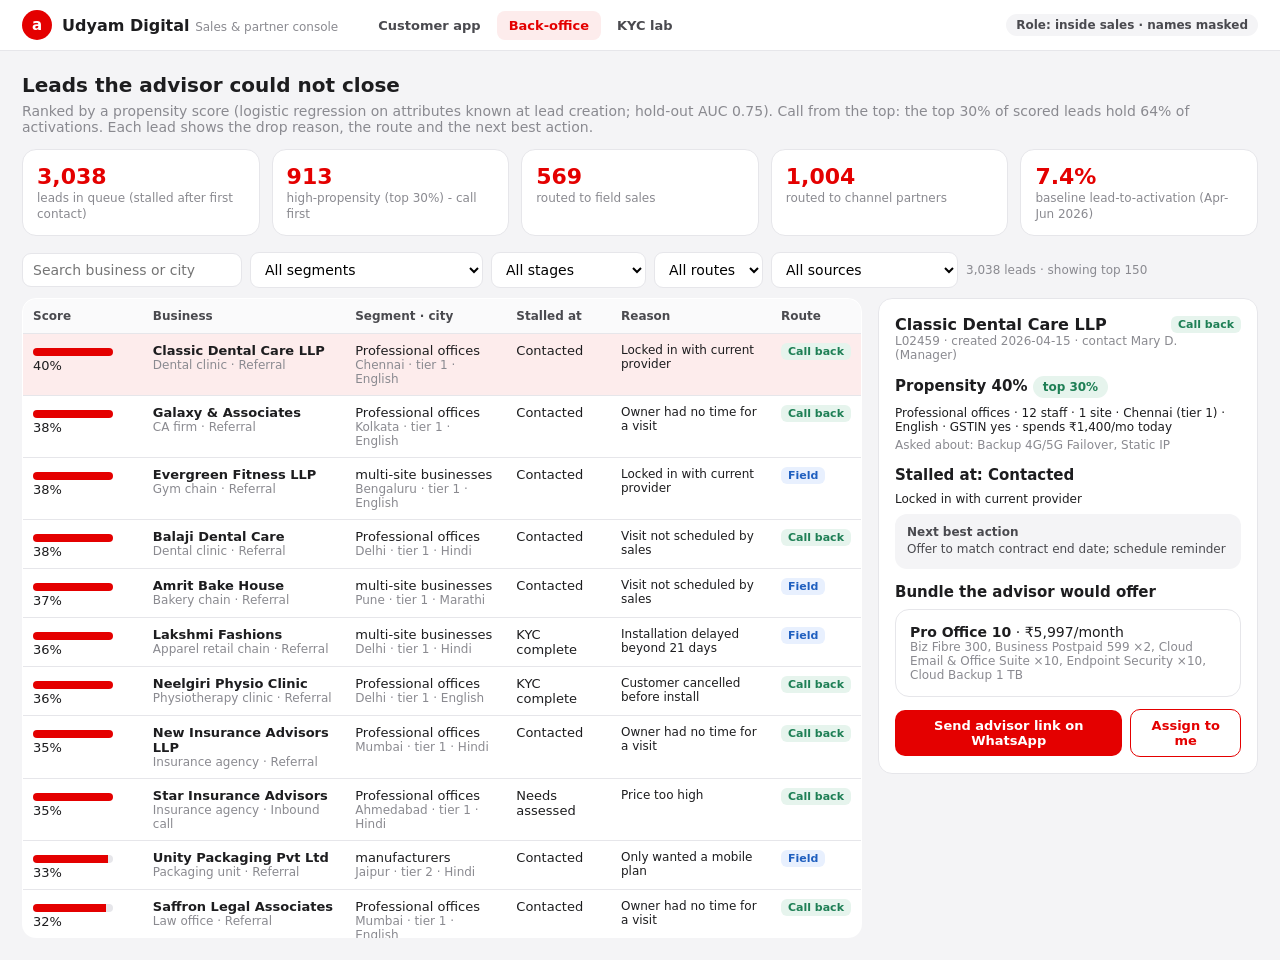
<file: web/backoffice.html>
<!DOCTYPE html>
<html lang="en">
<head>
<meta charset="utf-8"><meta name="viewport" content="width=device-width, initial-scale=1">
<title>Back-office - Udyam Digital</title>
<link rel="icon" href="data:image/svg+xml,%3Csvg xmlns=%22http://www.w3.org/2000/svg%22 viewBox=%220 0 32 32%22%3E%3Ccircle cx=%2216%22 cy=%2216%22 r=%2216%22 fill=%22%23e40000%22/%3E%3C/svg%3E">
<link rel="stylesheet" href="css/styles.css">
</head>
<body>
<div class="topbar">
  <div class="brand"><div class="logo">a</div><div>Udyam Digital <small>Sales & partner console</small></div></div>
  <nav class="nav"><a href="index.html">Customer app</a><a class="on" href="backoffice.html">Back-office</a><a href="kyclab.html">KYC lab</a></nav>
  <div class="spacer"></div><span class="pill">Role: inside sales · names masked</span>
</div>
<div class="page">
  <h2 style="margin-top:0">Leads the advisor could not close</h2>
  <p class="muted" style="margin-top:0">Ranked by a propensity score (logistic regression on attributes known at lead creation; hold-out AUC 0.75). Call from the top: the top 30% of scored leads hold 64% of activations. Each lead shows the drop reason, the route and the next best action.</p>
  <div class="kpis" id="kpis"></div>
  <div class="toolbar">
    <input id="q" placeholder="Search business or city" style="width:220px">
    <select id="fSeg"><option value="">All segments</option></select>
    <select id="fStage"><option value="">All stages</option></select>
    <select id="fRoute"><option value="">All routes</option><option>Field</option><option>Partner</option><option>Call back</option></select>
    <select id="fSrc"><option value="">All sources</option></select>
    <span class="muted small" id="count"></span>
  </div>
  <div class="split">
    <div style="max-height:640px;overflow:auto;border-radius:14px"><table class="grid" id="tbl"><thead><tr><th>Score</th><th>Business</th><th>Segment · city</th><th>Stalled at</th><th>Reason</th><th>Route</th></tr></thead><tbody></tbody></table></div>
    <div class="drawer" id="drawer"><b>Select a lead</b><p class="muted small">Details, recommended bundle and next best action appear here.</p></div>
  </div>
</div>
<script src="data/catalogue.js"></script><script src="data/cities.js"></script><script src="data/leads_queue.js"></script><script src="data/baseline.js"></script><script src="data/propensity_model.js"></script>
<script src="js/engine.js"></script>
<script>
const E = Engine, inr = E.inr, esc = s => String(s == null ? '' : s).replace(/[&<>"]/g, c => ({ '&': '&amp;', '<': '&lt;', '>': '&gt;', '"': '&quot;' }[c]));
const SEGKEY = { 'Micro retail & services': 'micro', 'Professional offices': 'prof', 'Small multi-site businesses': 'multi', 'Small manufacturers': 'mfg' };
const cols = LEADS_QUEUE.columns;
let rows = LEADS_QUEUE.rows.map(r => Object.fromEntries(cols.map((c, i) => [c, r[i]])));
const appLeads = JSON.parse(localStorage.getItem('ud_app_leads') || '[]').map(l => ({ id: l.id, business: l.business, type: l.type, segment: l.segment, city: l.city || '-', tier: l.tier || 2, language: l.language, source: 'Digital journey', stage: 'App: ' + l.stage, dropReason: l.reason, employees: l.employees || 1, sites: l.sites || 1, hasGstin: l.gstin ? 'Y' : 'N', contact: 'App user', role: 'Owner', spend: 0, interest: '', score: l.score || 0.1, created: l.at.slice(0, 10), app: l }));
rows = appLeads.concat(rows);
// route rules (deck slide 6)
function route(l) {
  const seg = SEGKEY[l.segment];
  if (seg === 'mfg' || (seg === 'multi' && l.sites >= 3) || l.spend >= 15000) return 'Field';
  if (l.tier === 2 && (seg === 'micro' || !['English', 'Hindi'].includes(l.language) || l.hasGstin === 'N')) return 'Partner';
  return 'Call back';
}
const NBA = {
  'Unreachable after 3 attempts': 'Send the advisor link on WhatsApp in their language - no call needed',
  'Wrong or invalid number': 'Verify number via partner; send advisor link by SMS',
  'Owner had no time for a visit': 'Send the advisor link - 6 questions, no visit',
  'Visit not scheduled by sales': 'Book a callback slot from the app; escalate to team lead',
  'Not interested on first call': 'Nurture: WhatsApp case study for their business type in 30 days',
  'Locked in with current provider': 'Offer to match contract end date; schedule reminder',
  'Only wanted a mobile plan': 'Offer Business Postpaid now, bundle upsell after 60 days',
  'Price too high': 'Re-quote with the smaller variant / AirFiber; show savings vs current spend',
  'Competitor offered cheaper plan': 'Show one-bill value and setup waiver; manager-approved price match',
  'Quote too complex to understand': 'Send the plain-language quote link with toggles',
  'Quote took too long to arrive': 'Instant quote in the app - send link today',
  'Decided to wait': 'Hold the quote for 14 days; reminder on WhatsApp',
  'Missing GST or Udyam document': 'Switch to lite KYC (ID + address) for non-GST products',
  'Found paperwork too long': 'Smart KYC link: GSTIN lookup + photo upload, under 15 minutes',
  'Authorised signatory not available': 'Remote e-sign link to the signatory',
  'Document details did not match': 'KYC review: show exact mismatch, request one document',
  'Installation delayed beyond 21 days': 'Escalate install; offer 5G AirFiber interim connection',
  'Customer cancelled before install': 'Win-back call from install lead with new date',
  'Site not feasible for fibre': 'Offer 5G AirFiber (2-day install)',
  'First payment failed': 'Resend UPI collect / e-mandate link',
};
const nba = l => l.app ? 'Continue in app with full context - ' + (l.dropReason || '') : (NBA[l.dropReason] || 'Call back');
rows.forEach(l => l.route = route(l));
rows.sort((a, b) => (b.app ? 1 : 0) - (a.app ? 1 : 0) || b.score - a.score); // fresh hand-offs from the app first, then by score
// thresholds
const allScores = LEADS_QUEUE.rows.map(r => r[cols.indexOf('score')]).sort((a, b) => b - a);
const p70 = allScores[Math.floor(allScores.length * 0.3)];
const B = BASELINE;
document.getElementById('kpis').innerHTML = [
  [rows.length.toLocaleString('en-IN'), 'leads in queue (stalled after first contact)'],
  [rows.filter(r => r.score >= p70).length.toLocaleString('en-IN'), 'high-propensity (top 30%) - call first'],
  [rows.filter(r => r.route === 'Field').length.toLocaleString('en-IN'), 'routed to field sales'],
  [rows.filter(r => r.route === 'Partner').length.toLocaleString('en-IN'), 'routed to channel partners'],
  [(B.conversion * 100).toFixed(1) + '%', 'baseline lead-to-activation (Apr-Jun 2026)'],
].map(k => `<div class="kpi"><b>${k[0]}</b><span>${k[1]}</span></div>`).join('');
const uniq = k => [...new Set(rows.map(r => r[k]))].sort();
uniq('segment').forEach(v => fSeg.add(new Option(v, v))); uniq('stage').forEach(v => fStage.add(new Option(v, v))); uniq('source').forEach(v => fSrc.add(new Option(v, v)));
let sel = null;
function draw() {
  const q = document.getElementById('q').value.toLowerCase();
  const f = rows.filter(r => (!q || (r.business + ' ' + r.city).toLowerCase().includes(q)) && (!fSeg.value || r.segment === fSeg.value) && (!fStage.value || r.stage === fStage.value) && (!fRoute.value || r.route === fRoute.value) && (!fSrc.value || r.source === fSrc.value));
  document.getElementById('count').textContent = `${f.length.toLocaleString('en-IN')} leads · showing top ${Math.min(150, f.length)}`;
  const tb = document.querySelector('#tbl tbody');
  tb.innerHTML = f.slice(0, 150).map((r, i) => `<tr data-i="${rows.indexOf(r)}" class="${sel === r ? 'sel' : ''}"><td><span class="bar"><i style="width:${Math.min(100, r.score / 0.35 * 100)}%"></i></span>${(r.score * 100).toFixed(0)}%</td>
    <td><b>${esc(r.business)}</b>${r.app ? ' <span class="tag app">from app</span>' : ''}<div class="small muted">${esc(r.type || '')} · ${esc(r.source)}</div></td><td>${esc(r.segment.replace('Small ', ''))}<div class="small muted">${esc(r.city)} · tier ${r.tier} · ${esc(r.language)}</div></td>
    <td>${esc(r.stage)}</td><td class="small">${esc(r.dropReason)}</td><td><span class="tag ${{ Field: 'field', Partner: 'partner', 'Call back': 'call' }[r.route]}">${r.route}</span></td></tr>`).join('');
  tb.querySelectorAll('tr').forEach(tr => tr.onclick = () => { sel = rows[+tr.dataset.i]; draw(); detail(sel); });
}
function detail(l) {
  const seg = SEGKEY[l.segment];
  const ci = E.cityInfo(l.city);
  const prof = { segment: seg, employees: l.employees, sites: l.sites, city: l.city, tier: l.tier, priorities: [], gst: l.hasGstin === 'Y' ? { found: true, status: 'Active' } : { found: false } };
  const rec = E.recommend(prof);
  const interest = (l.interest || '').split(';').filter(x => E.CAT[x]).map(x => E.CAT[x].name);
  document.getElementById('drawer').innerHTML = `<div class="row" style="justify-content:space-between"><b style="font-size:16px">${esc(l.business)}</b><span class="tag ${{ Field: 'field', Partner: 'partner', 'Call back': 'call' }[l.route]}">${l.route}</span></div>
    <div class="small muted">${esc(l.id)} · created ${esc(l.created)} · contact ${esc(l.contact)} (${esc(l.role)})</div>
    <h3>Propensity ${(l.score * 100).toFixed(0)}% ${l.score >= p70 ? '<span class="pill ok">top 30%</span>' : ''}</h3>
    <div class="small">${esc(l.segment)} · ${l.employees} staff · ${l.sites} site${l.sites > 1 ? 's' : ''} · ${esc(l.city)} (tier ${l.tier}) · ${esc(l.language)} · GSTIN ${l.hasGstin === 'Y' ? 'yes' : 'no'}${l.spend ? ' · spends ' + inr(l.spend) + '/mo today' : ''}</div>
    ${interest.length ? `<div class="small muted" style="margin-top:4px">Asked about: ${esc(interest.join(', '))}</div>` : ''}
    <h3>Stalled at: ${esc(l.stage)}</h3><div class="small">${esc(l.dropReason)}</div>
    <div class="note" style="margin-top:8px"><b>Next best action</b><br>${esc(nba(l))}</div>
    <h3>Bundle the advisor would offer</h3>
    <div class="card" style="margin:0"><b>${esc(rec.name)}</b> · ${inr(rec.monthly)}/month<div class="small muted">${rec.lines.map(x => esc(x.product.name) + (x.qty > 1 ? ' ×' + x.qty : '')).join(', ')}</div>${rec.notes.map(n => `<div class="small" style="color:var(--amber);margin-top:4px">${esc(n)}</div>`).join('')}</div>
    ${l.app && l.app.chat ? `<h3>Advisor chat (last messages)</h3><div class="small muted" style="white-space:pre-wrap;max-height:140px;overflow:auto">${esc(l.app.chat.join('\n'))}</div>` : ''}
    <div class="row" style="margin-top:12px"><button class="btn sm" onclick="this.textContent='Link sent ✓'">Send advisor link on WhatsApp</button><button class="btn ghost sm" onclick="this.textContent='Assigned ✓'">Assign to ${l.route === 'Field' ? 'field' : l.route === 'Partner' ? 'partner' : 'me'}</button></div>`;
}
['q', 'fSeg', 'fStage', 'fRoute', 'fSrc'].forEach(id => document.getElementById(id).oninput = draw);
draw(); if (rows[0]) { sel = rows[0]; draw(); detail(sel); }
</script>
</body>
</html>
</file>
<file: web/css/styles.css>
:root {
  --red: #e40000; --red-d: #b30000; --red-t: #fdecec; --ink: #1d1d1f; --ink2: #4a4a4f; --muted: #8a8a90; --line: #e6e6ea;
  --bg: #f4f4f6; --card: #ffffff; --green: #1e7f55; --green-t: #e6f4ed; --amber: #b26a00; --amber-t: #fff4e0; --blue: #1f5fbf;
  --r: 14px; --shadow: 0 1px 2px rgba(0,0,0,.06), 0 6px 24px rgba(0,0,0,.06);
  font-family: "Segoe UI", system-ui, -apple-system, Roboto, "Nirmala UI", "Noto Sans Devanagari", Arial, sans-serif;
  color: var(--ink); font-size: 14px;
}
* { box-sizing: border-box; }
body { margin: 0; background: var(--bg); }
button { font: inherit; cursor: pointer; }
input, select, textarea { font: inherit; }
a { color: var(--red); }

/* top bar shared by all pages */
.topbar { display: flex; align-items: center; gap: 18px; padding: 10px 22px; background: #fff; border-bottom: 1px solid var(--line); position: sticky; top: 0; z-index: 20; }
.brand { display: flex; align-items: center; gap: 10px; font-weight: 700; font-size: 16px; }
.brand .logo { width: 30px; height: 30px; border-radius: 50%; background: var(--red); color: #fff; display: grid; place-items: center; font-weight: 800; font-size: 15px; }
.brand small { font-weight: 500; color: var(--muted); font-size: 12px; }
.nav { display: flex; gap: 4px; margin-left: 10px; }
.nav a { text-decoration: none; color: var(--ink2); padding: 7px 12px; border-radius: 8px; font-weight: 600; font-size: 13px; }
.nav a.on { background: var(--red-t); color: var(--red); }
.topbar .spacer { flex: 1; }
.pill { display: inline-flex; align-items: center; gap: 6px; padding: 4px 10px; border-radius: 999px; font-size: 12px; font-weight: 600; background: var(--bg); color: var(--ink2); }
.pill.ok { background: var(--green-t); color: var(--green); }
.pill.warn { background: var(--amber-t); color: var(--amber); }
.pill.red { background: var(--red-t); color: var(--red); }
.dot { width: 7px; height: 7px; border-radius: 50%; background: currentColor; }

/* customer page layout: phone + trace */
.stage { display: grid; grid-template-columns: 410px minmax(320px, 520px); gap: 28px; justify-content: center; padding: 22px; align-items: start; }
.phone { width: 410px; height: 820px; background: #111; border-radius: 46px; padding: 12px; box-shadow: 0 20px 60px rgba(0,0,0,.25); position: sticky; top: 70px; }
.screen { width: 100%; height: 100%; background: #fff; border-radius: 36px; overflow: hidden; display: flex; flex-direction: column; position: relative; }
.statusbar { height: 34px; display: flex; justify-content: space-between; align-items: center; padding: 0 26px; font-size: 12px; font-weight: 600; color: var(--ink); flex: none; }
.appbar { display: flex; align-items: center; gap: 10px; padding: 8px 16px 10px; border-bottom: 1px solid var(--line); flex: none; }
.appbar .back { border: 0; background: none; font-size: 20px; color: var(--ink2); padding: 0 4px; }
.appbar .title { font-weight: 700; font-size: 15px; flex: 1; }
.appbar .lang { border: 1px solid var(--line); background: #fff; border-radius: 8px; padding: 4px 8px; font-size: 12px; }
.steps { display: flex; gap: 4px; padding: 8px 16px 0; flex: none; }
.steps span { flex: 1; height: 4px; border-radius: 4px; background: var(--line); }
.steps span.on { background: var(--red); }
.body { flex: 1; overflow-y: auto; padding: 14px 16px 18px; scroll-behavior: smooth; }
.footer { padding: 12px 16px 18px; border-top: 1px solid var(--line); flex: none; background: #fff; }
.toast { position: absolute; left: 12px; right: 12px; top: 40px; background: #075e54; color: #fff; border-radius: 14px; padding: 10px 12px; font-size: 12.5px; box-shadow: var(--shadow); transform: translateY(calc(-100% - 60px)); transition: transform .35s; z-index: 9; display: flex; gap: 10px; }
.toast.show { transform: none; }
.toast b { display: block; font-size: 12px; opacity: .85; }

.btn { border: 0; border-radius: 12px; padding: 12px 16px; font-weight: 700; font-size: 14.5px; background: var(--red); color: #fff; width: 100%; }
.btn:disabled { background: #d9d9de; color: #8a8a90; cursor: default; }
.btn.ghost { background: #fff; color: var(--red); border: 1.5px solid var(--red); }
.btn.dark { background: var(--ink); }
.btn.sm { width: auto; padding: 8px 12px; font-size: 13px; border-radius: 10px; }
.row { display: flex; gap: 8px; align-items: center; }
.muted { color: var(--muted); }
.small { font-size: 12px; }
h2 { font-size: 20px; margin: 4px 0 6px; }
h3 { font-size: 15px; margin: 14px 0 8px; }

/* welcome */
.hero { background: linear-gradient(160deg, #e40000, #9d0000); color: #fff; border-radius: 18px; padding: 20px 18px; margin-bottom: 14px; }
.hero h2 { font-size: 22px; margin: 0 0 6px; }
.hero p { margin: 0; opacity: .92; line-height: 1.4; }
.langgrid { display: grid; grid-template-columns: repeat(3, 1fr); gap: 8px; margin: 10px 0 16px; }
.langgrid button { border: 1.5px solid var(--line); background: #fff; border-radius: 12px; padding: 10px 6px; font-weight: 600; font-size: 13px; }
.langgrid button.on { border-color: var(--red); color: var(--red); background: var(--red-t); }
.benefits { display: grid; gap: 8px; margin: 6px 0 14px; }
.benefit { display: flex; gap: 10px; align-items: center; background: var(--bg); border-radius: 12px; padding: 10px 12px; font-size: 13px; }
.benefit .ic { width: 30px; height: 30px; border-radius: 50%; background: #fff; display: grid; place-items: center; color: var(--red); font-weight: 800; flex: none; }

/* chat */
.chat { display: flex; flex-direction: column; gap: 8px; }
.msg { max-width: 86%; padding: 9px 12px; border-radius: 16px; line-height: 1.4; font-size: 13.5px; white-space: pre-wrap; animation: pop .2s ease-out; }
.msg.bot { background: var(--bg); border-bottom-left-radius: 4px; align-self: flex-start; }
.msg.me { background: var(--red); color: #fff; border-bottom-right-radius: 4px; align-self: flex-end; }
.msg.sys { align-self: center; background: none; color: var(--muted); font-size: 11.5px; padding: 2px; }
@keyframes pop { from { opacity: 0; transform: translateY(4px); } to { opacity: 1; transform: none; } }
.chips { display: flex; flex-wrap: wrap; gap: 6px; margin: 2px 0 4px; }
.chip { border: 1.5px solid var(--line); background: #fff; border-radius: 999px; padding: 7px 12px; font-size: 13px; font-weight: 600; color: var(--ink2); }
.chip:hover { border-color: var(--red); color: var(--red); }
.chip.on { background: var(--red-t); border-color: var(--red); color: var(--red); }
.typing { display: inline-flex; gap: 3px; }
.typing i { width: 6px; height: 6px; border-radius: 50%; background: #b5b5bb; animation: blink 1s infinite; }
.typing i:nth-child(2) { animation-delay: .15s; } .typing i:nth-child(3) { animation-delay: .3s; }
@keyframes blink { 50% { opacity: .2; } }
.composer { display: flex; gap: 8px; align-items: center; }
.composer input { flex: 1; border: 1.5px solid var(--line); border-radius: 999px; padding: 11px 14px; outline: none; }
.composer input:focus { border-color: var(--red); }
.iconbtn { width: 42px; height: 42px; border-radius: 50%; border: 0; background: var(--red); color: #fff; display: grid; place-items: center; flex: none; font-size: 16px; }
.iconbtn.mic { background: var(--bg); color: var(--ink2); }
.iconbtn.mic.live { background: var(--red); color: #fff; animation: pulse 1.2s infinite; }
@keyframes pulse { 50% { box-shadow: 0 0 0 8px rgba(228,0,0,.15); } }

/* cards */
.card { background: var(--card); border: 1px solid var(--line); border-radius: var(--r); padding: 14px; margin-bottom: 10px; }
.card.hl { border: 1.5px solid var(--red); }
.reco .seg { font-size: 11px; font-weight: 700; letter-spacing: .5px; color: var(--muted); text-transform: uppercase; }
.reco .name { font-size: 19px; font-weight: 800; margin: 2px 0; }
.price { font-size: 26px; font-weight: 800; color: var(--red); }
.price small { font-size: 13px; color: var(--muted); font-weight: 600; }
.why { margin: 8px 0 0; padding-left: 18px; line-height: 1.45; font-size: 13px; color: var(--ink2); }
.why li { margin-bottom: 3px; }
.incl { list-style: none; padding: 0; margin: 6px 0 0; }
.incl li { display: flex; justify-content: space-between; gap: 8px; padding: 6px 0; border-bottom: 1px dashed var(--line); font-size: 13px; }
.incl li:last-child { border-bottom: 0; }
.tick { color: var(--green); font-weight: 800; margin-right: 6px; }

/* quote toggles */
.addon { display: flex; align-items: center; gap: 10px; padding: 10px 0; border-bottom: 1px solid var(--line); }
.addon:last-child { border-bottom: 0; }
.addon .info { flex: 1; min-width: 0; }
.addon .nm { font-weight: 600; font-size: 13.5px; }
.addon .ds { font-size: 11.5px; color: var(--muted); margin-top: 2px; }
.addon .pr { font-size: 12.5px; color: var(--ink2); font-weight: 600; white-space: nowrap; }
.addon.locked { opacity: .55; }
.addon .lock { font-size: 11px; color: var(--amber); font-weight: 600; margin-top: 2px; }
.addon .tag { font-size: 10px; font-weight: 700; color: var(--red); background: var(--red-t); padding: 2px 6px; border-radius: 6px; margin-left: 4px; }
.switch { width: 44px; height: 26px; border-radius: 999px; background: #d4d4d9; border: 0; position: relative; flex: none; transition: background .2s; }
.switch::after { content: ''; position: absolute; top: 3px; left: 3px; width: 20px; height: 20px; border-radius: 50%; background: #fff; transition: left .2s; box-shadow: 0 1px 2px rgba(0,0,0,.2); }
.switch.on { background: var(--red); } .switch.on::after { left: 21px; }
.switch:disabled { cursor: not-allowed; }
.stepper { display: inline-flex; align-items: center; border: 1px solid var(--line); border-radius: 8px; margin-top: 4px; }
.stepper button { border: 0; background: none; width: 24px; height: 22px; font-weight: 700; color: var(--ink2); }
.stepper span { min-width: 22px; text-align: center; font-size: 12px; font-weight: 700; }
.totals { display: grid; gap: 4px; font-size: 13px; }
.totals .r { display: flex; justify-content: space-between; }
.totals .big { font-size: 18px; font-weight: 800; }
.audit { font-size: 11.5px; color: var(--green); background: var(--green-t); border-radius: 10px; padding: 8px 10px; margin-top: 8px; line-height: 1.4; }

/* forms */
.field { margin-bottom: 12px; }
.field label { display: block; font-size: 12px; font-weight: 700; color: var(--ink2); margin-bottom: 5px; }
.field input, .field select { width: 100%; border: 1.5px solid var(--line); border-radius: 10px; padding: 10px 12px; outline: none; }
.field input:focus { border-color: var(--red); }
.consent { display: flex; gap: 10px; align-items: flex-start; padding: 10px 0; border-bottom: 1px solid var(--line); font-size: 13px; line-height: 1.4; }
.consent input { margin-top: 3px; width: 18px; height: 18px; accent-color: var(--red); flex: none; }
.consent b { display: block; }
.note { background: var(--bg); border-radius: 12px; padding: 10px 12px; font-size: 12px; color: var(--ink2); line-height: 1.45; }

/* kyc */
.docslot { display: flex; gap: 10px; align-items: center; border: 1.5px dashed #cfcfd6; border-radius: 12px; padding: 10px; margin-bottom: 8px; }
.docslot.has { border-style: solid; border-color: var(--line); }
.docslot img { width: 44px; height: 58px; object-fit: cover; border-radius: 6px; border: 1px solid var(--line); background: var(--bg); flex: none; }
.docslot .ph { width: 44px; height: 58px; border-radius: 6px; background: var(--bg); display: grid; place-items: center; color: var(--muted); flex: none; font-size: 18px; }
.docslot .meta { flex: 1; min-width: 0; font-size: 13px; }
.docslot .meta b { display: block; }
.docslot .st { font-size: 11.5px; color: var(--muted); }
.docslot label.up, .docslot button.up { font-size: 12px; font-weight: 700; color: var(--red); border: 1.5px solid var(--red); border-radius: 8px; padding: 5px 9px; background: #fff; white-space: nowrap; }
.docslot input[type=file] { display: none; }
.lookup { border-radius: 12px; padding: 10px 12px; font-size: 13px; margin: 8px 0; line-height: 1.45; }
.lookup.ok { background: var(--green-t); } .lookup.bad { background: var(--red-t); } .lookup.warn { background: var(--amber-t); }
.check { display: flex; gap: 10px; padding: 8px 0; border-bottom: 1px solid var(--line); font-size: 13px; }
.check .ic { width: 20px; height: 20px; border-radius: 50%; display: grid; place-items: center; color: #fff; font-size: 11px; font-weight: 800; flex: none; margin-top: 1px; }
.check .ic.pass { background: var(--green); } .check .ic.fail { background: var(--red); } .check .ic.review { background: var(--amber); }
.check .t { font-weight: 600; } .check .d { font-size: 11.5px; color: var(--muted); margin-top: 1px; }
.check .fx { font-size: 11.5px; color: var(--red); font-weight: 600; margin-top: 2px; }
.verdict { border-radius: 14px; padding: 12px 14px; margin-bottom: 10px; }
.verdict.verified { background: var(--green-t); color: var(--green); }
.verdict.action { background: var(--red-t); color: var(--red-d); }
.verdict.review { background: var(--amber-t); color: var(--amber); }
.verdict b { font-size: 15px; display: block; }
.progress { height: 6px; background: var(--line); border-radius: 6px; overflow: hidden; margin: 6px 0; }
.progress i { display: block; height: 100%; background: var(--red); width: 0; transition: width .2s; }

/* tracker */
.timeline { position: relative; margin: 8px 0 0 4px; }
.tl { display: flex; gap: 12px; position: relative; padding-bottom: 16px; }
.tl::before { content: ''; position: absolute; left: 9px; top: 20px; bottom: 0; width: 2px; background: var(--line); }
.tl:last-child::before { display: none; }
.tl.done::before { background: var(--green); }
.tl .b { width: 20px; height: 20px; border-radius: 50%; background: #d4d4d9; flex: none; z-index: 1; display: grid; place-items: center; color: #fff; font-size: 11px; font-weight: 800; }
.tl.done .b { background: var(--green); } .tl.now .b { background: var(--red); box-shadow: 0 0 0 5px var(--red-t); }
.tl .t { font-weight: 700; font-size: 13.5px; } .tl.todo .t { color: var(--muted); }
.tl .d { font-size: 12px; color: var(--muted); margin-top: 1px; }
.orderhead { display: flex; justify-content: space-between; align-items: baseline; }
.eta { background: var(--bg); border-radius: 12px; padding: 12px; display: flex; justify-content: space-between; align-items: center; margin: 8px 0 12px; }
.eta b { font-size: 18px; }

/* trace panel */
.trace { background: #15161a; color: #d6d6dc; border-radius: 18px; padding: 16px; position: sticky; top: 70px; height: 820px; display: flex; flex-direction: column; box-shadow: var(--shadow); }
.trace h4 { margin: 0 0 4px; color: #fff; font-size: 14px; }
.trace .sub { font-size: 12px; color: #9a9aa3; margin-bottom: 10px; line-height: 1.4; }
.trace .log { flex: 1; overflow-y: auto; font-family: Consolas, "Cascadia Mono", Menlo, monospace; font-size: 11.5px; line-height: 1.5; }
.trace .log div { padding: 3px 0; border-bottom: 1px solid #23242a; }
.trace .log .k { display: inline-block; min-width: 42px; font-weight: 700; margin-right: 6px; }
.k.api { color: #6cb6ff; } .k.rule { color: #ffb86b; } .k.ai { color: #c39bff; } .k.kyc { color: #7ee2a8; } .k.sys { color: #9a9aa3; } .k.data { color: #ff8a8a; }
.trace .legend { display: flex; flex-wrap: wrap; gap: 10px; font-size: 11px; margin-top: 10px; color: #9a9aa3; }
.demo-controls { border-top: 1px solid #2a2b31; margin-top: 10px; padding-top: 10px; display: flex; flex-wrap: wrap; gap: 6px; }
.demo-controls button { background: #26272d; color: #e6e6ea; border: 1px solid #34353c; border-radius: 8px; padding: 6px 9px; font-size: 11.5px; }
.demo-controls button:hover { border-color: var(--red); }

/* console pages */
.page { max-width: 1280px; margin: 0 auto; padding: 22px; }
.kpis { display: grid; grid-template-columns: repeat(5, 1fr); gap: 12px; margin-bottom: 16px; }
.kpi { background: #fff; border: 1px solid var(--line); border-radius: 14px; padding: 14px; }
.kpi b { display: block; font-size: 22px; color: var(--red); }
.kpi span { font-size: 12px; color: var(--muted); }
.toolbar { display: flex; gap: 8px; align-items: center; margin-bottom: 10px; flex-wrap: wrap; }
.toolbar select, .toolbar input { border: 1px solid var(--line); border-radius: 9px; padding: 8px 10px; background: #fff; }
table.grid { width: 100%; border-collapse: collapse; background: #fff; border: 1px solid var(--line); border-radius: 14px; overflow: hidden; font-size: 13px; }
table.grid th { text-align: left; background: #fafafb; color: var(--ink2); font-size: 12px; padding: 10px; border-bottom: 1px solid var(--line); position: sticky; top: 0; }
table.grid td { padding: 9px 10px; border-bottom: 1px solid var(--line); vertical-align: top; }
table.grid tr:hover td { background: #fcfcfd; }
table.grid tr.sel td { background: var(--red-t); }
.bar { height: 8px; width: 80px; background: var(--line); border-radius: 6px; overflow: hidden; display: inline-block; vertical-align: middle; margin-right: 6px; }
.bar i { display: block; height: 100%; background: var(--red); }
.split { display: grid; grid-template-columns: 1fr 380px; gap: 16px; align-items: start; }
.drawer { background: #fff; border: 1px solid var(--line); border-radius: 14px; padding: 16px; position: sticky; top: 70px; }
.tag { white-space: nowrap; display: inline-block; font-size: 11px; font-weight: 700; padding: 2px 7px; border-radius: 6px; background: var(--bg); color: var(--ink2); }
.tag.field { background: #e8f0fe; color: var(--blue); } .tag.partner { background: var(--amber-t); color: var(--amber); } .tag.call { background: var(--green-t); color: var(--green); } .tag.app { background: var(--red-t); color: var(--red); }
.labgrid { display: grid; grid-template-columns: repeat(3, 1fr); gap: 12px; }
.labcard { background: #fff; border: 1px solid var(--line); border-radius: 14px; padding: 12px; }
.labcard .hd { display: flex; justify-content: space-between; align-items: center; margin-bottom: 6px; }
.labcard .thumbs { display: flex; gap: 4px; margin: 6px 0; }
.labcard .thumbs img { width: 40px; height: 52px; object-fit: cover; border: 1px solid var(--line); border-radius: 4px; }
.labcard .issues { font-size: 12px; line-height: 1.45; margin: 4px 0 0; padding-left: 16px; }
.labcard .issues li.fail { color: var(--red-d); } .labcard .issues li.review { color: var(--amber); }
@media (max-width: 980px) { .stage { grid-template-columns: 1fr; } .trace { display: none; } .phone { position: static; margin: 0 auto; } .kpis { grid-template-columns: repeat(2, 1fr); } .split { grid-template-columns: 1fr; } .labgrid { grid-template-columns: 1fr; } }

.sheet-wrap { position: absolute; inset: 0; background: rgba(0,0,0,.35); display: flex; align-items: flex-end; z-index: 8; animation: pop .15s; }
.sheet { background: #fff; width: 100%; border-radius: 22px 22px 0 0; padding: 18px 16px 22px; }
</file>
